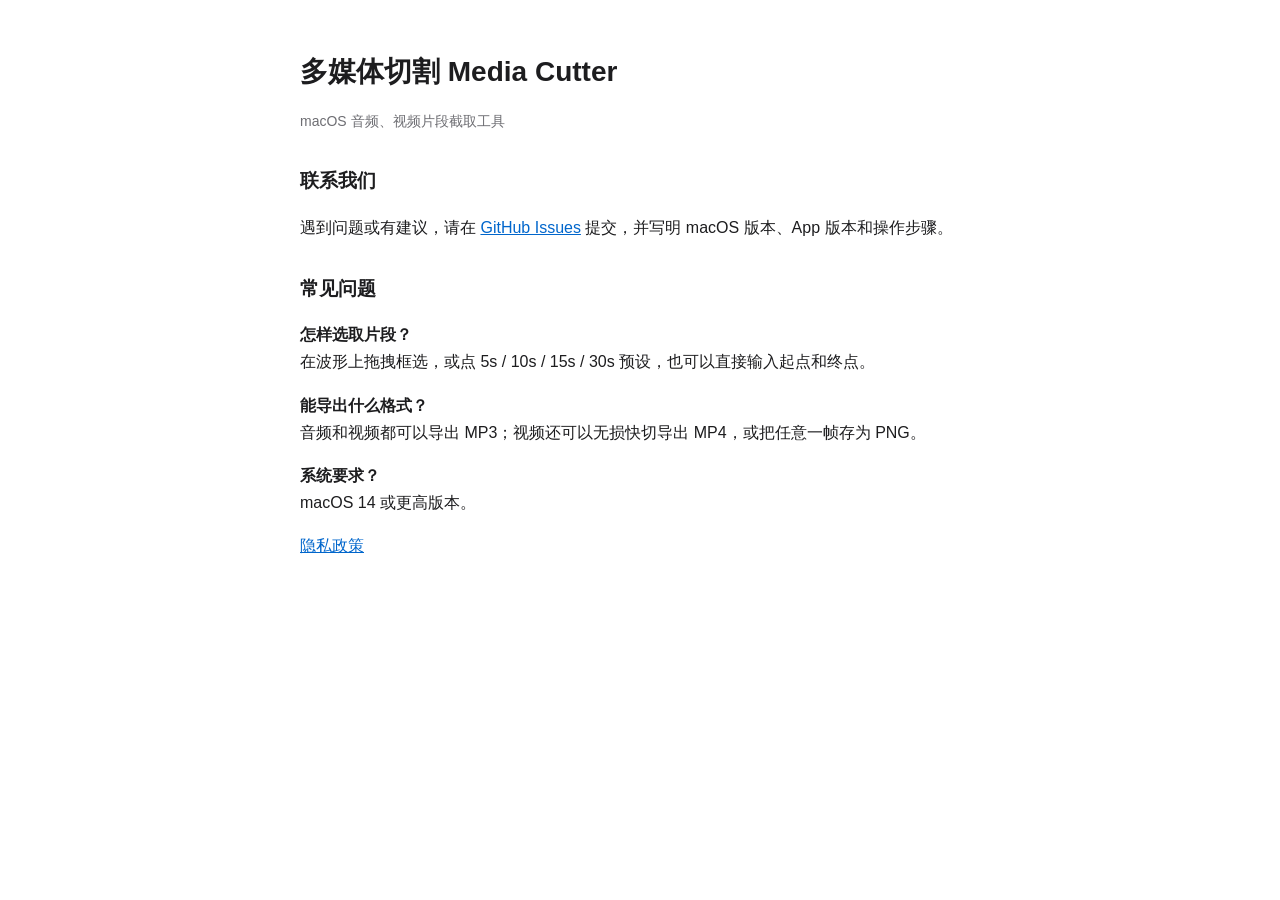
<file: index.html>
<!doctype html><html lang="zh-CN"><head><meta charset="utf-8"><meta name="viewport" content="width=device-width,initial-scale=1"><title>多媒体切割 Media Cutter 支持</title><link rel="stylesheet" href="style.css"></head><body><main>
<h1>多媒体切割 Media Cutter</h1><p class="mut">macOS 音频、视频片段截取工具</p>
<h2>联系我们</h2><p>遇到问题或有建议，请在 <a href="https://github.com/parkerlu/media-cutter-support/issues">GitHub Issues</a> 提交，并写明 macOS 版本、App 版本和操作步骤。</p>
<h2>常见问题</h2>
<p><b>怎样选取片段？</b><br>在波形上拖拽框选，或点 5s / 10s / 15s / 30s 预设，也可以直接输入起点和终点。</p>
<p><b>能导出什么格式？</b><br>音频和视频都可以导出 MP3；视频还可以无损快切导出 MP4，或把任意一帧存为 PNG。</p>
<p><b>系统要求？</b><br>macOS 14 或更高版本。</p>
<p><a href="privacy.html">隐私政策</a></p>
</main></body></html>
</file>
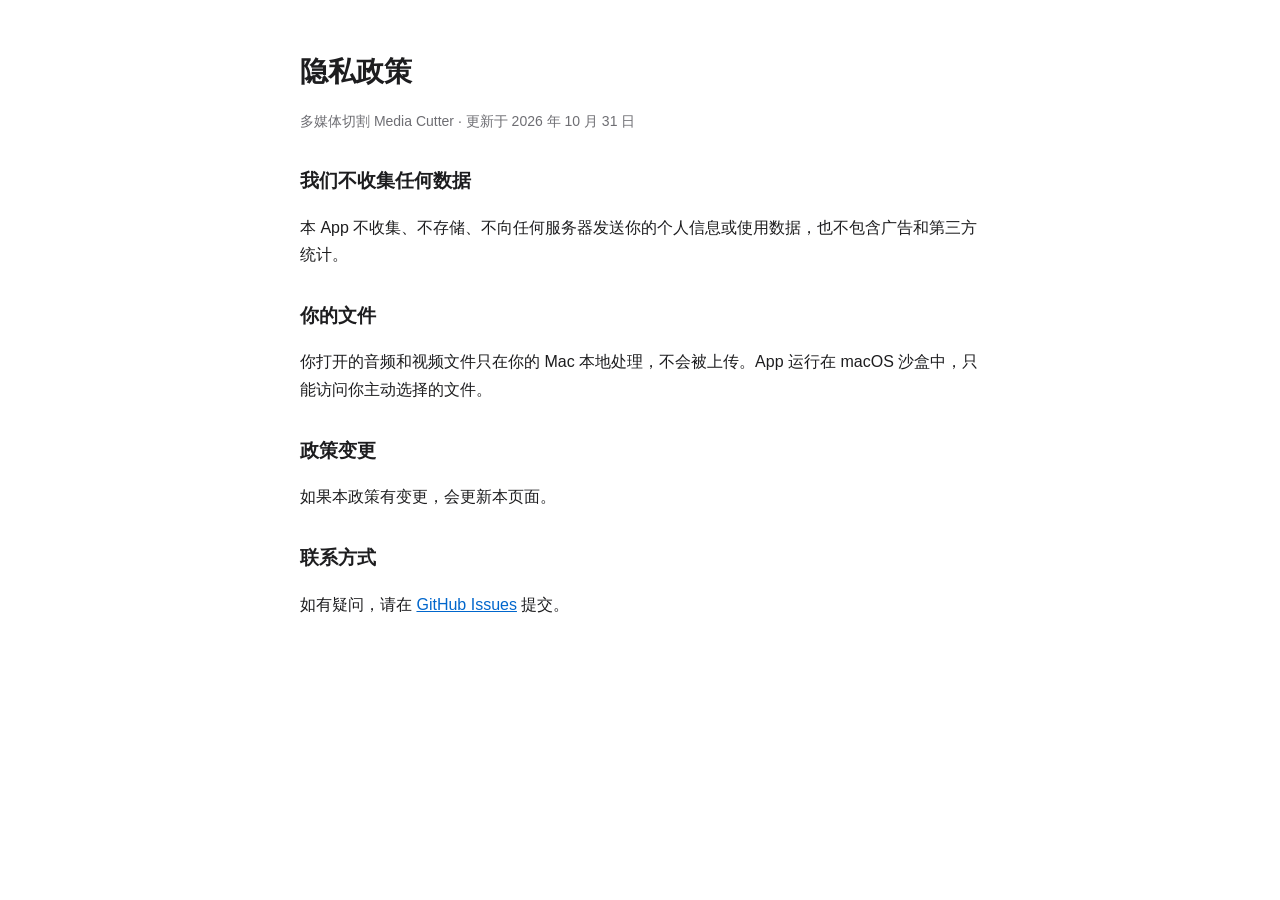
<file: privacy.html>
<!doctype html><html lang="zh-CN"><head><meta charset="utf-8"><meta name="viewport" content="width=device-width,initial-scale=1"><title>Media Cutter 隐私政策</title><link rel="stylesheet" href="style.css"></head><body><main>
<h1>隐私政策</h1><p class="mut">多媒体切割 Media Cutter · 更新于 2026 年 10 月 31 日</p>
<h2>我们不收集任何数据</h2><p>本 App 不收集、不存储、不向任何服务器发送你的个人信息或使用数据，也不包含广告和第三方统计。</p>
<h2>你的文件</h2><p>你打开的音频和视频文件只在你的 Mac 本地处理，不会被上传。App 运行在 macOS 沙盒中，只能访问你主动选择的文件。</p>
<h2>政策变更</h2><p>如果本政策有变更，会更新本页面。</p>
<h2>联系方式</h2><p>如有疑问，请在 <a href="https://github.com/parkerlu/media-cutter-support/issues">GitHub Issues</a> 提交。</p>
</main></body></html>
</file>
<file: style.css>
:root{color-scheme:light dark;--bg:#fff;--fg:#1d1d1f;--mut:#6e6e73;--link:#06c}
@media (prefers-color-scheme:dark){:root{--bg:#1c1c1e;--fg:#f5f5f7;--mut:#a1a1a6;--link:#4da3ff}}
body{margin:0;background:var(--bg);color:var(--fg);font:16px/1.7 -apple-system,"PingFang SC",sans-serif}
main{max-width:680px;margin:0 auto;padding:48px 16px}
h1{font-size:28px;margin:0 0 8px}h2{font-size:19px;margin:32px 0 8px}
p,li{color:var(--fg)}.mut{color:var(--mut);font-size:14px}a{color:var(--link)}
</file>
